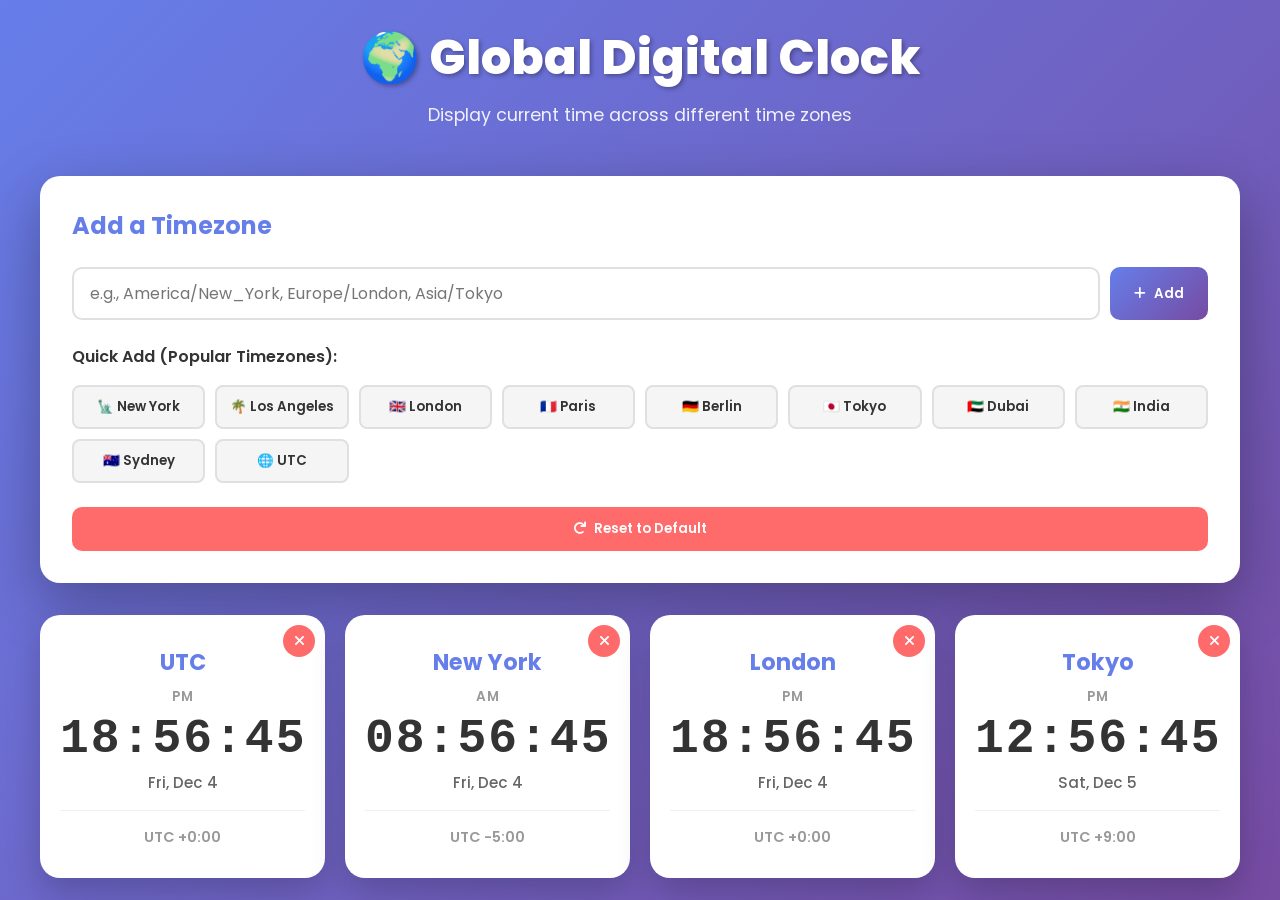
<file: clock.html>
<!DOCTYPE html>
<html lang="en">
<head>
    <meta charset="UTF-8">
    <meta name="viewport" content="width=device-width, initial-scale=1.0">
    <title>🌍 Digital Clock - Multiple Timezones</title>
    <link rel="stylesheet" href="clock-styles.css">
    <link href="https://fonts.googleapis.com/css2?family=Poppins:wght@400;600;700;800&display=swap" rel="stylesheet">
    <link rel="stylesheet" href="https://cdnjs.cloudflare.com/ajax/libs/font-awesome/6.0.0/css/all.min.css">
</head>
<body>

    <div class="container">
        <!-- Header -->
        <div class="header">
            <h1>🌍 Global Digital Clock</h1>
            <p>Display current time across different time zones</p>
        </div>

        <!-- Control Panel -->
        <div class="control-panel">
            <h2>Add a Timezone</h2>
            
            <!-- Input Field -->
            <div class="input-group">
                <input 
                    type="text" 
                    id="timezone-input" 
                    placeholder="e.g., America/New_York, Europe/London, Asia/Tokyo"
                    onkeypress="if(event.key==='Enter') addTimezone()"
                >
                <button class="add-btn" onclick="addTimezone()">
                    <i class="fas fa-plus"></i> Add
                </button>
            </div>

            <!-- Preset Buttons -->
            <label class="presets-label">Quick Add (Popular Timezones):</label>
            <div class="preset-buttons">
                <button class="preset-btn" onclick="addPreset('America/New_York')">🗽 New York</button>
                <button class="preset-btn" onclick="addPreset('America/Los_Angeles')">🌴 Los Angeles</button>
                <button class="preset-btn" onclick="addPreset('Europe/London')">🇬🇧 London</button>
                <button class="preset-btn" onclick="addPreset('Europe/Paris')">🇫🇷 Paris</button>
                <button class="preset-btn" onclick="addPreset('Europe/Berlin')">🇩🇪 Berlin</button>
                <button class="preset-btn" onclick="addPreset('Asia/Tokyo')">🇯🇵 Tokyo</button>
                <button class="preset-btn" onclick="addPreset('Asia/Dubai')">🇦🇪 Dubai</button>
                <button class="preset-btn" onclick="addPreset('Asia/Kolkata')">🇮🇳 India</button>
                <button class="preset-btn" onclick="addPreset('Australia/Sydney')">🇦🇺 Sydney</button>
                <button class="preset-btn" onclick="addPreset('UTC')">🌐 UTC</button>
            </div>

            <!-- Reset Button -->
            <button class="reset-btn" onclick="resetClocks()">
                <i class="fas fa-redo"></i> Reset to Default
            </button>
        </div>

        <!-- Clock Grid -->
        <div class="clock-grid" id="clock-grid">
            <!-- Clocks will be added here -->
        </div>
    </div>

    <script src="clock-script.js"></script>
</body>
</html>
</file>
<file: clock-styles.css>
* {
    margin: 0;
    padding: 0;
    box-sizing: border-box;
    font-family: 'Poppins', sans-serif;
}

body {
    background: linear-gradient(135deg, #667eea 0%, #764ba2 100%);
    min-height: 100vh;
    display: flex;
    justify-content: center;
    align-items: center;
    padding: 20px;
}

.container {
    width: 100%;
    max-width: 1200px;
    animation: slideIn 0.6s ease-out;
}

@keyframes slideIn {
    from {
        opacity: 0;
        transform: translateY(30px);
    }
    to {
        opacity: 1;
        transform: translateY(0);
    }
}

/* Header */
.header {
    text-align: center;
    color: white;
    margin-bottom: 3rem;
    animation: fadeIn 0.8s ease-out;
}

.header h1 {
    font-size: 3rem;
    font-weight: 800;
    margin-bottom: 0.5rem;
    text-shadow: 2px 2px 4px rgba(0, 0, 0, 0.3);
}

.header p {
    font-size: 1.1rem;
    opacity: 0.9;
}

@keyframes fadeIn {
    from {
        opacity: 0;
    }
    to {
        opacity: 1;
    }
}

/* Control Panel */
.control-panel {
    background: white;
    border-radius: 20px;
    padding: 2rem;
    margin-bottom: 2rem;
    box-shadow: 0 20px 60px rgba(0, 0, 0, 0.3);
}

.control-panel h2 {
    color: #667eea;
    margin-bottom: 1.5rem;
    font-size: 1.5rem;
}

/* Input Group */
.input-group {
    display: flex;
    gap: 10px;
    margin-bottom: 1.5rem;
}

#timezone-input {
    flex: 1;
    padding: 12px 16px;
    border: 2px solid #e0e0e0;
    border-radius: 10px;
    font-size: 1rem;
    transition: all 0.3s ease;
}

#timezone-input:focus {
    outline: none;
    border-color: #667eea;
    box-shadow: 0 0 10px rgba(102, 126, 234, 0.2);
}

.add-btn {
    padding: 12px 24px;
    background: linear-gradient(135deg, #667eea 0%, #764ba2 100%);
    color: white;
    border: none;
    border-radius: 10px;
    font-weight: 600;
    cursor: pointer;
    transition: all 0.3s ease;
    display: flex;
    align-items: center;
    gap: 8px;
}

.add-btn:hover {
    transform: translateY(-2px);
    box-shadow: 0 10px 20px rgba(102, 126, 234, 0.3);
}

.add-btn:active {
    transform: translateY(0);
}

/* Presets Label */
.presets-label {
    display: block;
    font-weight: 600;
    color: #333;
    margin-bottom: 1rem;
    margin-top: 1.5rem;
}

/* Preset Buttons */
.preset-buttons {
    display: grid;
    grid-template-columns: repeat(auto-fit, minmax(120px, 1fr));
    gap: 10px;
    margin-bottom: 1.5rem;
}

.preset-btn {
    padding: 10px 12px;
    background: #f5f5f5;
    border: 2px solid #e0e0e0;
    border-radius: 8px;
    cursor: pointer;
    font-weight: 600;
    color: #333;
    transition: all 0.3s ease;
}

.preset-btn:hover {
    background: #667eea;
    color: white;
    border-color: #667eea;
    transform: translateY(-2px);
}

.preset-btn:active {
    transform: translateY(0);
}

/* Reset Button */
.reset-btn {
    width: 100%;
    padding: 12px;
    background: #ff6b6b;
    color: white;
    border: none;
    border-radius: 10px;
    font-weight: 600;
    cursor: pointer;
    transition: all 0.3s ease;
    display: flex;
    justify-content: center;
    align-items: center;
    gap: 8px;
}

.reset-btn:hover {
    background: #ff5252;
    transform: translateY(-2px);
    box-shadow: 0 10px 20px rgba(255, 107, 107, 0.3);
}

/* Clock Grid */
.clock-grid {
    display: grid;
    grid-template-columns: repeat(auto-fit, minmax(280px, 1fr));
    gap: 20px;
    animation: fadeIn 0.8s ease-out;
}

/* Clock Card */
.clock-card {
    background: white;
    border-radius: 20px;
    padding: 30px 20px;
    text-align: center;
    box-shadow: 0 15px 35px rgba(0, 0, 0, 0.2);
    position: relative;
    transition: all 0.3s ease;
    animation: popIn 0.5s ease-out;
}

@keyframes popIn {
    from {
        opacity: 0;
        transform: scale(0.9);
    }
    to {
        opacity: 1;
        transform: scale(1);
    }
}

.clock-card:hover {
    transform: translateY(-10px);
    box-shadow: 0 25px 50px rgba(0, 0, 0, 0.3);
}

/* Remove Button */
.remove-btn {
    position: absolute;
    top: 10px;
    right: 10px;
    background: #ff6b6b;
    color: white;
    border: none;
    width: 32px;
    height: 32px;
    border-radius: 50%;
    cursor: pointer;
    font-size: 0.9rem;
    transition: all 0.3s ease;
    display: flex;
    align-items: center;
    justify-content: center;
}

.remove-btn:hover {
    background: #ff5252;
    transform: rotate(90deg) scale(1.1);
}

/* Timezone Name */
.timezone-name {
    font-size: 1.4rem;
    font-weight: 700;
    color: #667eea;
    margin-bottom: 0.5rem;
    text-transform: capitalize;
}

/* AM/PM */
.ampm {
    font-size: 0.85rem;
    color: #999;
    font-weight: 600;
    letter-spacing: 1px;
    margin-bottom: 0.5rem;
}

/* Digital Time */
.digital-time {
    font-size: 3rem;
    font-weight: 800;
    color: #333;
    font-family: 'Courier New', monospace;
    letter-spacing: 2px;
    margin: 0.5rem 0;
    line-height: 1;
}

/* Date Info */
.date-info {
    font-size: 0.95rem;
    color: #666;
    margin: 0.5rem 0;
    font-weight: 500;
}

/* UTC Offset */
.utc-offset {
    font-size: 0.9rem;
    color: #999;
    margin-top: 1rem;
    padding-top: 1rem;
    border-top: 1px solid #f0f0f0;
    font-weight: 600;
}

/* Empty State */
.empty {
    grid-column: 1 / -1;
    background: linear-gradient(135deg, #f5f7fa 0%, #c3cfe2 100%);
    color: #666;
    display: flex;
    align-items: center;
    justify-content: center;
    min-height: 200px;
    font-size: 1.2rem;
    border: 2px dashed #999;
}

/* Responsive Design */
@media (max-width: 768px) {
    .header h1 {
        font-size: 2rem;
    }

    .header p {
        font-size: 0.95rem;
    }

    .control-panel {
        padding: 1.5rem;
    }

    .input-group {
        flex-direction: column;
    }

    .add-btn {
        width: 100%;
        justify-content: center;
    }

    .preset-buttons {
        grid-template-columns: repeat(auto-fit, minmax(100px, 1fr));
    }

    .preset-btn {
        padding: 8px 10px;
        font-size: 0.9rem;
    }

    .clock-grid {
        grid-template-columns: 1fr;
    }

    .digital-time {
        font-size: 2.5rem;
    }

    .timezone-name {
        font-size: 1.2rem;
    }

    .clock-card {
        padding: 25px 15px;
    }
}

@media (max-width: 480px) {
    .header h1 {
        font-size: 1.5rem;
    }

    .control-panel h2 {
        font-size: 1.2rem;
    }

    .digital-time {
        font-size: 2rem;
    }

    .preset-buttons {
        grid-template-columns: repeat(2, 1fr);
    }
}
</file>
